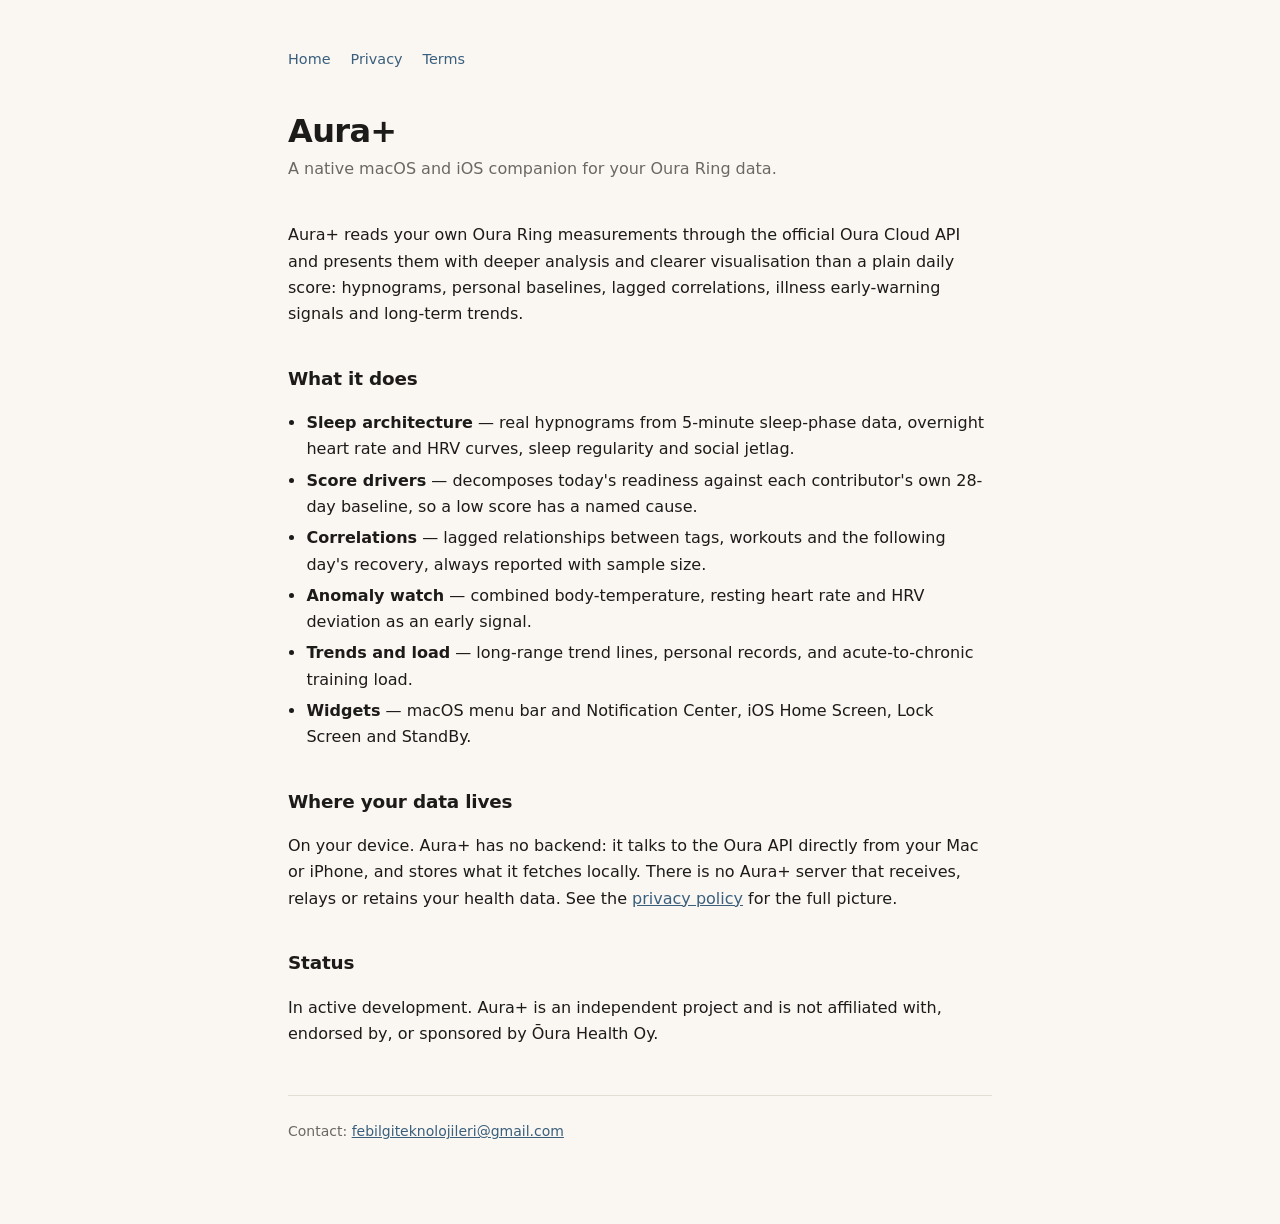
<file: index.html>
<!doctype html>
<html lang="en">
<head>
<meta charset="utf-8">
<meta name="viewport" content="width=device-width, initial-scale=1">
<title>Aura+</title>
<link rel="stylesheet" href="style.css">
</head>
<body>
<main>
  <nav>
    <a href="./">Home</a><a href="privacy.html">Privacy</a><a href="terms.html">Terms</a>
  </nav>

  <h1>Aura+</h1>
  <p class="sub">A native macOS and iOS companion for your Oura Ring data.</p>

  <p>
    Aura+ reads your own Oura Ring measurements through the official Oura Cloud API
    and presents them with deeper analysis and clearer visualisation than a plain
    daily score: hypnograms, personal baselines, lagged correlations, illness
    early-warning signals and long-term trends.
  </p>

  <h2>What it does</h2>
  <ul>
    <li><strong>Sleep architecture</strong> — real hypnograms from 5-minute sleep-phase data, overnight heart rate and HRV curves, sleep regularity and social jetlag.</li>
    <li><strong>Score drivers</strong> — decomposes today's readiness against each contributor's own 28-day baseline, so a low score has a named cause.</li>
    <li><strong>Correlations</strong> — lagged relationships between tags, workouts and the following day's recovery, always reported with sample size.</li>
    <li><strong>Anomaly watch</strong> — combined body-temperature, resting heart rate and HRV deviation as an early signal.</li>
    <li><strong>Trends and load</strong> — long-range trend lines, personal records, and acute-to-chronic training load.</li>
    <li><strong>Widgets</strong> — macOS menu bar and Notification Center, iOS Home Screen, Lock Screen and StandBy.</li>
  </ul>

  <h2>Where your data lives</h2>
  <p>
    On your device. Aura+ has no backend: it talks to the Oura API directly from
    your Mac or iPhone, and stores what it fetches locally. There is no Aura+
    server that receives, relays or retains your health data. See the
    <a href="privacy.html">privacy policy</a> for the full picture.
  </p>

  <h2>Status</h2>
  <p>In active development. Aura+ is an independent project and is not affiliated with, endorsed by, or sponsored by Ōura Health Oy.</p>

  <hr>
  <footer>
    Contact: <a href="mailto:febilgiteknolojileri@gmail.com">febilgiteknolojileri@gmail.com</a>
  </footer>
</main>
</body>
</html>
</file>
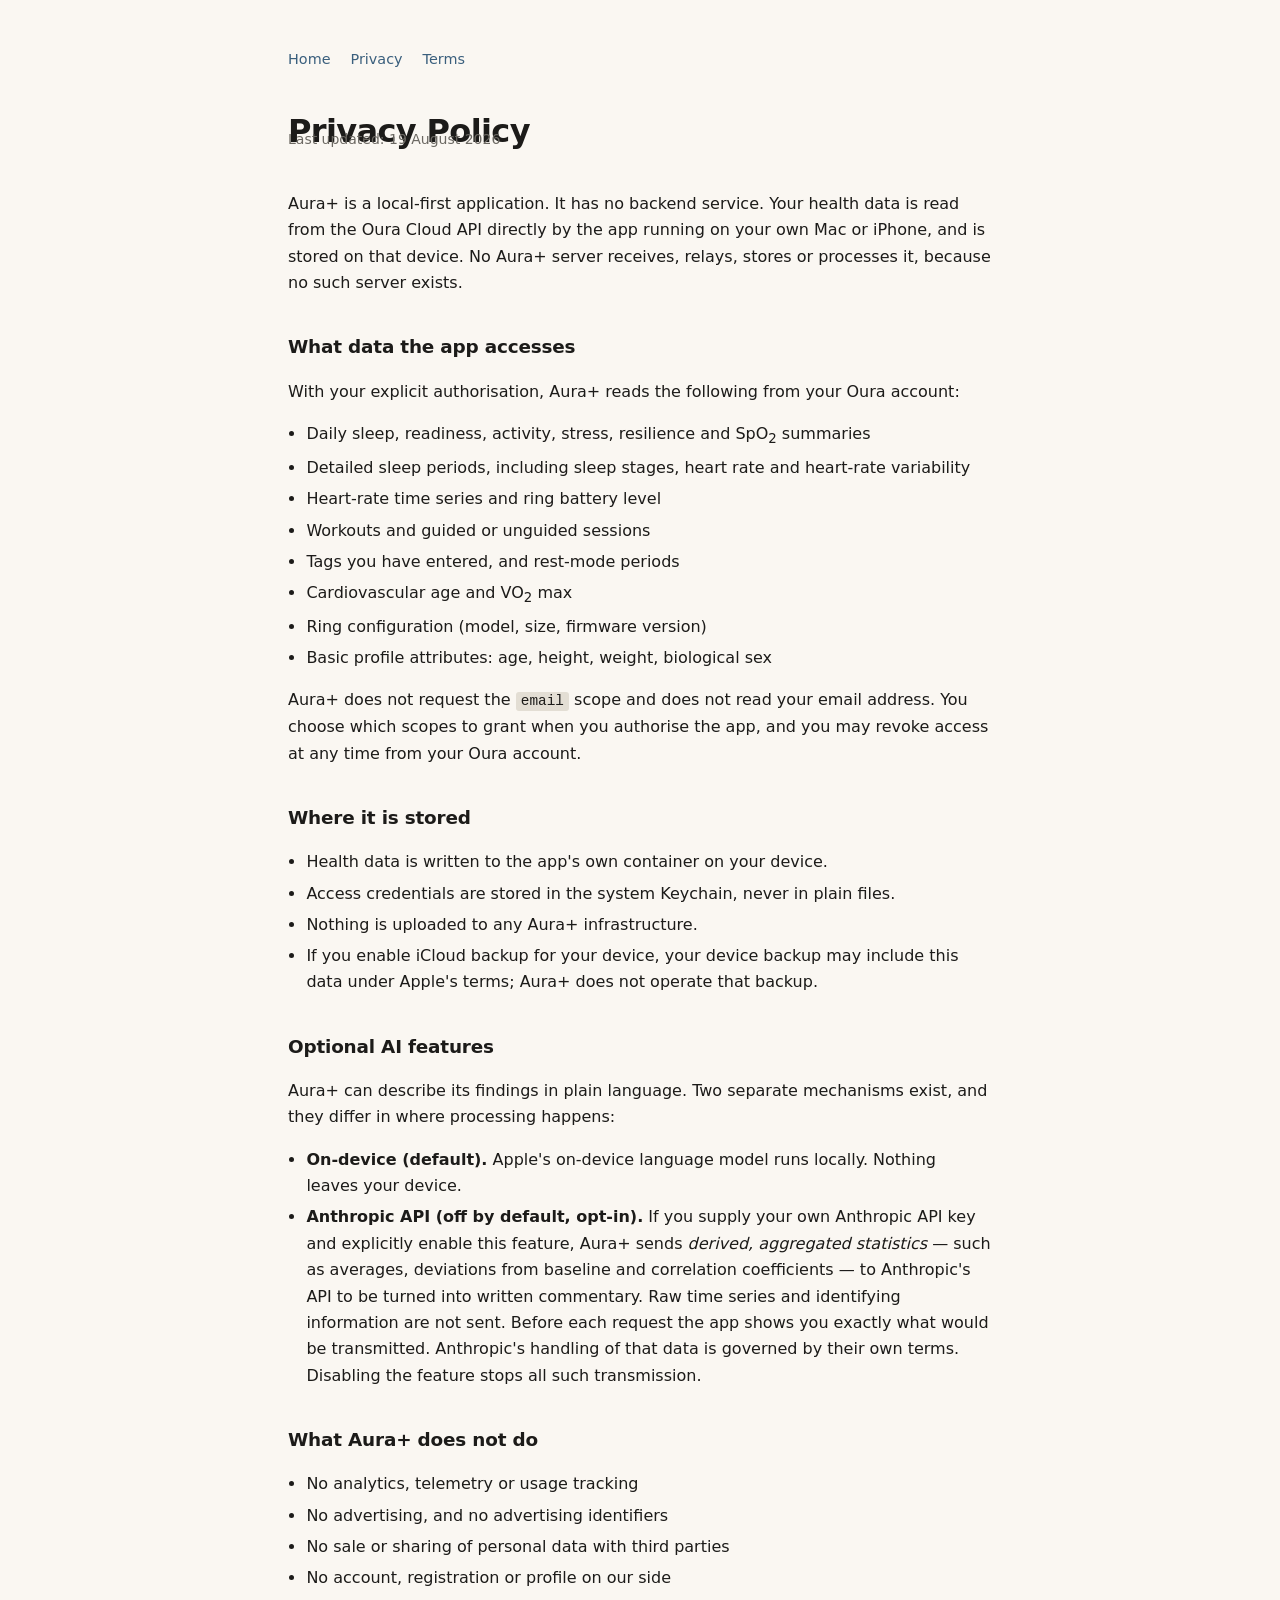
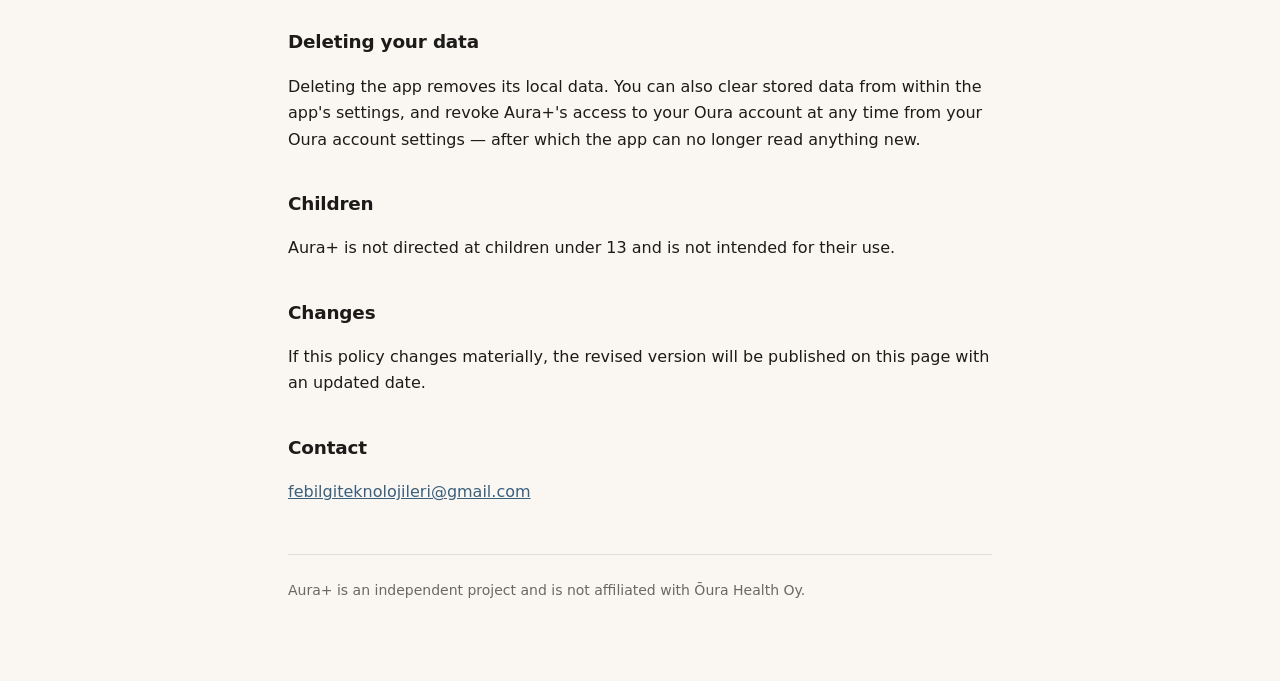
<file: privacy.html>
<!doctype html>
<html lang="en">
<head>
<meta charset="utf-8">
<meta name="viewport" content="width=device-width, initial-scale=1">
<title>Privacy Policy — Aura+</title>
<link rel="stylesheet" href="style.css">
</head>
<body>
<main>
  <nav>
    <a href="./">Home</a><a href="privacy.html">Privacy</a><a href="terms.html">Terms</a>
  </nav>

  <h1>Privacy Policy</h1>
  <p class="updated">Last updated: 19 August 2026</p>

  <p>
    Aura+ is a local-first application. It has no backend service. Your health data
    is read from the Oura Cloud API directly by the app running on your own Mac or
    iPhone, and is stored on that device. No Aura+ server receives, relays, stores
    or processes it, because no such server exists.
  </p>

  <h2>What data the app accesses</h2>
  <p>With your explicit authorisation, Aura+ reads the following from your Oura account:</p>
  <ul>
    <li>Daily sleep, readiness, activity, stress, resilience and SpO<sub>2</sub> summaries</li>
    <li>Detailed sleep periods, including sleep stages, heart rate and heart-rate variability</li>
    <li>Heart-rate time series and ring battery level</li>
    <li>Workouts and guided or unguided sessions</li>
    <li>Tags you have entered, and rest-mode periods</li>
    <li>Cardiovascular age and VO<sub>2</sub> max</li>
    <li>Ring configuration (model, size, firmware version)</li>
    <li>Basic profile attributes: age, height, weight, biological sex</li>
  </ul>
  <p>
    Aura+ does not request the <code>email</code> scope and does not read your
    email address. You choose which scopes to grant when you authorise the app,
    and you may revoke access at any time from your Oura account.
  </p>

  <h2>Where it is stored</h2>
  <ul>
    <li>Health data is written to the app's own container on your device.</li>
    <li>Access credentials are stored in the system Keychain, never in plain files.</li>
    <li>Nothing is uploaded to any Aura+ infrastructure.</li>
    <li>If you enable iCloud backup for your device, your device backup may include this data under Apple's terms; Aura+ does not operate that backup.</li>
  </ul>

  <h2>Optional AI features</h2>
  <p>
    Aura+ can describe its findings in plain language. Two separate mechanisms exist,
    and they differ in where processing happens:
  </p>
  <ul>
    <li>
      <strong>On-device (default).</strong> Apple's on-device language model runs
      locally. Nothing leaves your device.
    </li>
    <li>
      <strong>Anthropic API (off by default, opt-in).</strong> If you supply your own
      Anthropic API key and explicitly enable this feature, Aura+ sends
      <em>derived, aggregated statistics</em> — such as averages, deviations from
      baseline and correlation coefficients — to Anthropic's API to be turned into
      written commentary. Raw time series and identifying information are not sent.
      Before each request the app shows you exactly what would be transmitted.
      Anthropic's handling of that data is governed by their own terms. Disabling
      the feature stops all such transmission.
    </li>
  </ul>

  <h2>What Aura+ does not do</h2>
  <ul>
    <li>No analytics, telemetry or usage tracking</li>
    <li>No advertising, and no advertising identifiers</li>
    <li>No sale or sharing of personal data with third parties</li>
    <li>No account, registration or profile on our side</li>
  </ul>

  <h2>Deleting your data</h2>
  <p>
    Deleting the app removes its local data. You can also clear stored data from
    within the app's settings, and revoke Aura+'s access to your Oura account at
    any time from your Oura account settings — after which the app can no longer
    read anything new.
  </p>

  <h2>Children</h2>
  <p>Aura+ is not directed at children under 13 and is not intended for their use.</p>

  <h2>Changes</h2>
  <p>
    If this policy changes materially, the revised version will be published on
    this page with an updated date.
  </p>

  <h2>Contact</h2>
  <p><a href="mailto:febilgiteknolojileri@gmail.com">febilgiteknolojileri@gmail.com</a></p>

  <hr>
  <footer>Aura+ is an independent project and is not affiliated with Ōura Health Oy.</footer>
</main>
</body>
</html>
</file>
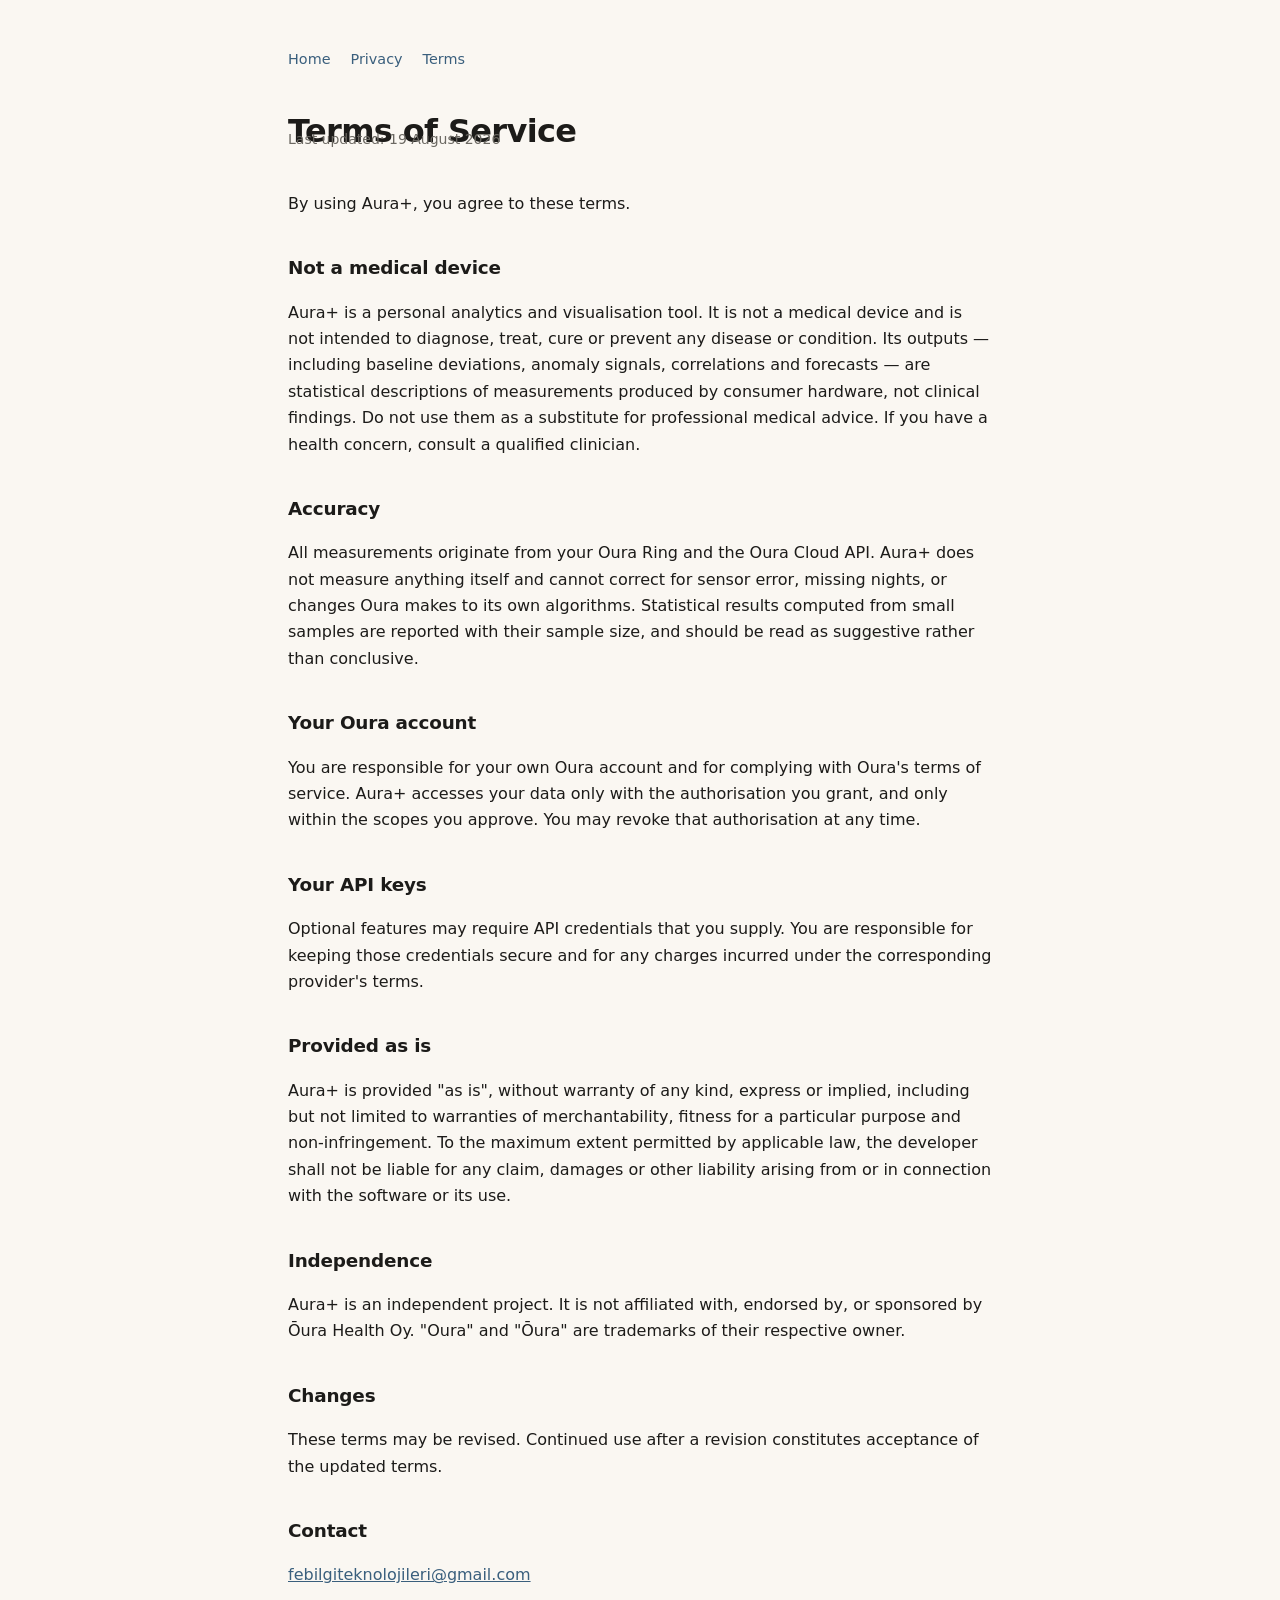
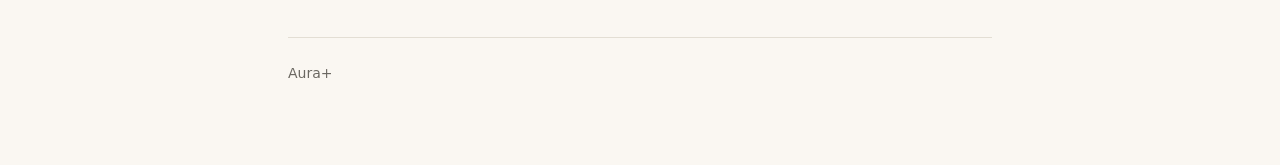
<file: terms.html>
<!doctype html>
<html lang="en">
<head>
<meta charset="utf-8">
<meta name="viewport" content="width=device-width, initial-scale=1">
<title>Terms of Service — Aura+</title>
<link rel="stylesheet" href="style.css">
</head>
<body>
<main>
  <nav>
    <a href="./">Home</a><a href="privacy.html">Privacy</a><a href="terms.html">Terms</a>
  </nav>

  <h1>Terms of Service</h1>
  <p class="updated">Last updated: 19 August 2026</p>

  <p>By using Aura+, you agree to these terms.</p>

  <h2>Not a medical device</h2>
  <p>
    Aura+ is a personal analytics and visualisation tool. It is not a medical
    device and is not intended to diagnose, treat, cure or prevent any disease or
    condition. Its outputs — including baseline deviations, anomaly signals,
    correlations and forecasts — are statistical descriptions of measurements
    produced by consumer hardware, not clinical findings. Do not use them as a
    substitute for professional medical advice. If you have a health concern,
    consult a qualified clinician.
  </p>

  <h2>Accuracy</h2>
  <p>
    All measurements originate from your Oura Ring and the Oura Cloud API. Aura+
    does not measure anything itself and cannot correct for sensor error, missing
    nights, or changes Oura makes to its own algorithms. Statistical results
    computed from small samples are reported with their sample size, and should be
    read as suggestive rather than conclusive.
  </p>

  <h2>Your Oura account</h2>
  <p>
    You are responsible for your own Oura account and for complying with Oura's
    terms of service. Aura+ accesses your data only with the authorisation you
    grant, and only within the scopes you approve. You may revoke that
    authorisation at any time.
  </p>

  <h2>Your API keys</h2>
  <p>
    Optional features may require API credentials that you supply. You are
    responsible for keeping those credentials secure and for any charges incurred
    under the corresponding provider's terms.
  </p>

  <h2>Provided as is</h2>
  <p>
    Aura+ is provided "as is", without warranty of any kind, express or implied,
    including but not limited to warranties of merchantability, fitness for a
    particular purpose and non-infringement. To the maximum extent permitted by
    applicable law, the developer shall not be liable for any claim, damages or
    other liability arising from or in connection with the software or its use.
  </p>

  <h2>Independence</h2>
  <p>
    Aura+ is an independent project. It is not affiliated with, endorsed by, or
    sponsored by Ōura Health Oy. "Oura" and "Ōura" are trademarks of their
    respective owner.
  </p>

  <h2>Changes</h2>
  <p>
    These terms may be revised. Continued use after a revision constitutes
    acceptance of the updated terms.
  </p>

  <h2>Contact</h2>
  <p><a href="mailto:febilgiteknolojileri@gmail.com">febilgiteknolojileri@gmail.com</a></p>

  <hr>
  <footer>Aura+</footer>
</main>
</body>
</html>
</file>
<file: style.css>
:root {
  --bg: #faf7f2;
  --fg: #1c1b19;
  --muted: #6b6862;
  --rule: #e3ded4;
  --accent: #3a5f7d;
}
@media (prefers-color-scheme: dark) {
  :root {
    --bg: #14161a;
    --fg: #ece9e4;
    --muted: #9b978f;
    --rule: #2a2d33;
    --accent: #7fb0d4;
  }
}
* { box-sizing: border-box; }
body {
  margin: 0;
  padding: 3rem 1.5rem 5rem;
  background: var(--bg);
  color: var(--fg);
  font: 16px/1.65 -apple-system, BlinkMacSystemFont, "Segoe UI", system-ui, sans-serif;
  -webkit-font-smoothing: antialiased;
}
main { max-width: 44rem; margin: 0 auto; }
h1 { font-size: 2rem; line-height: 1.2; margin: 0 0 .35rem; letter-spacing: -.02em; }
h2 { font-size: 1.15rem; margin: 2.25rem 0 .6rem; letter-spacing: -.01em; }
.sub { color: var(--muted); margin: 0 0 2.5rem; }
p, li { color: var(--fg); }
ul { padding-left: 1.15rem; }
li { margin: .3rem 0; }
a { color: var(--accent); }
hr { border: 0; border-top: 1px solid var(--rule); margin: 3rem 0 1.5rem; }
footer { color: var(--muted); font-size: .875rem; }
nav { margin-bottom: 2.5rem; font-size: .9rem; }
nav a { margin-right: 1.25rem; text-decoration: none; }
nav a:hover { text-decoration: underline; }
.updated { color: var(--muted); font-size: .875rem; margin-top: -1.75rem; margin-bottom: 2.5rem; }
code { background: var(--rule); padding: .1em .35em; border-radius: 3px; font-size: .9em; }
</file>
